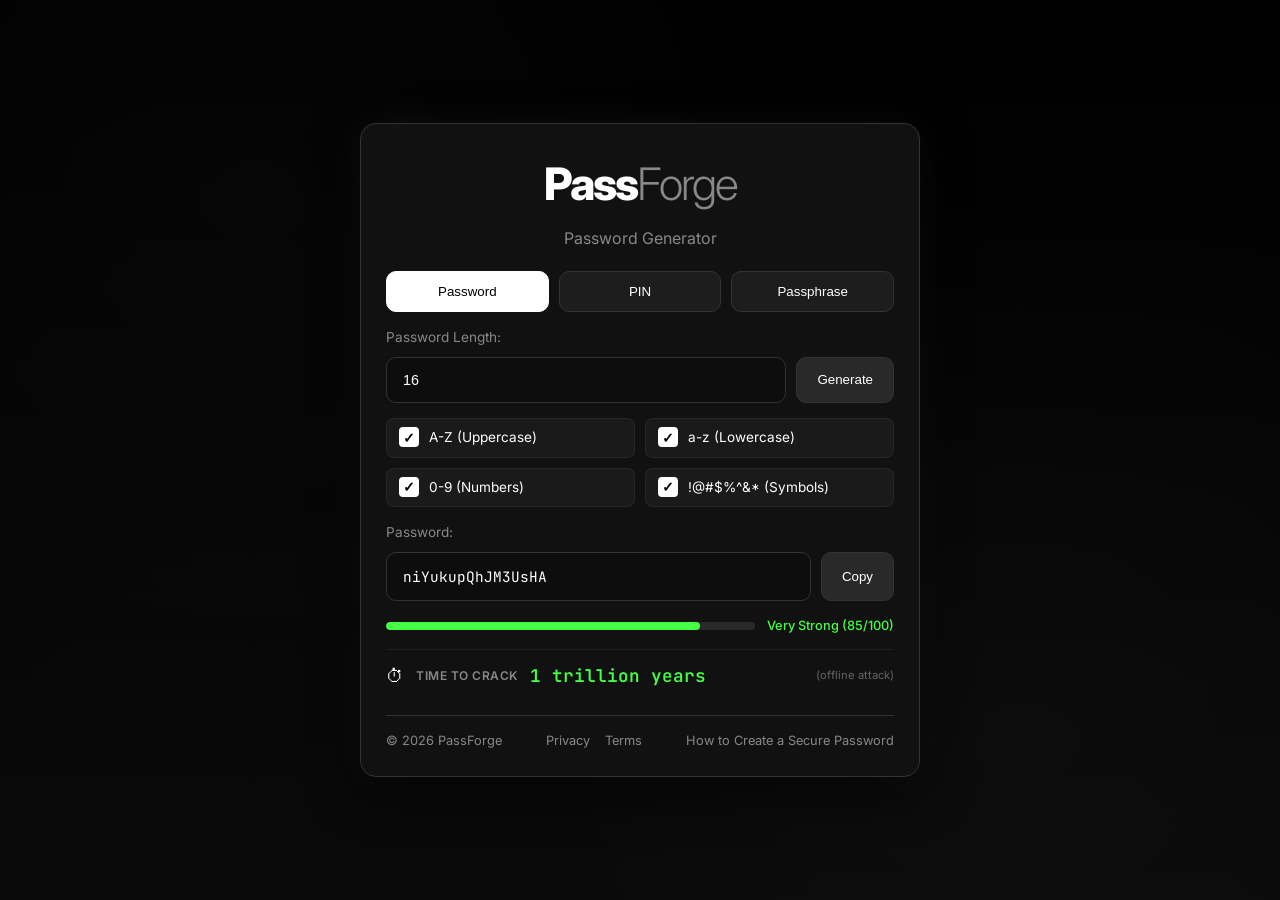
<file: index.html>
<!DOCTYPE html>
<html lang="en">
<head>
    <meta charset="UTF-8">
    <meta name="viewport" content="width=device-width, initial-scale=1.0">
    <title>PassForge - Password Generator</title>

    <link rel="preconnect" href="https://fonts.googleapis.com">
    <link rel="preconnect" href="https://fonts.gstatic.com" crossorigin>
    <link href="https://fonts.googleapis.com/css2?family=Inter:wght@300;400;500;600;700;800&family=JetBrains+Mono:wght@400;500;600&display=swap" rel="stylesheet">
    <link rel="stylesheet" href="style.css">
    <style>
        .time-indicator {
            margin-top: 12px;
            padding: 10px 0;
            display: flex;
            align-items: center;
            gap: 12px;
            flex-wrap: wrap;
            border-top: 1px solid rgba(255, 255, 255, 0.06);
            padding-top: 12px;
        }
        .time-indicator .label {
            font-size: 0.75rem;
            color: var(--text-secondary);
            text-transform: uppercase;
            letter-spacing: 0.5px;
            font-weight: 600;
        }
        .time-indicator .time-value {
            font-family: var(--font-mono);
            font-size: 1.1rem;
            font-weight: 600;
            color: var(--text-primary);
            transition: all 0.3s ease;
        }
        .time-indicator .time-value.weak { 
            color: #ff4444;
        }
        .time-indicator .time-value.fair { 
            color: #ffaa00;
        }
        .time-indicator .time-value.good { 
            color: #ffcc00;
        }
        .time-indicator .time-value.strong { 
            color: #44ff44;
        }
        
        .time-detail {
            font-size: 0.7rem;
            color: var(--text-secondary);
            opacity: 0.7;
            margin-left: auto;
        }
        
        .dictionary-warning {
            margin-top: 8px;
            padding: 8px 14px;
            border-radius: 6px;
            font-size: 0.8rem;
            display: none;
            font-weight: 500;
        }
        .dictionary-warning.show {
            display: block;
        }
        .dictionary-warning.danger {
            background: rgba(255, 68, 68, 0.12);
            color: #ff6666;
            border: 1px solid rgba(255, 68, 68, 0.2);
        }
        .dictionary-warning.warning {
            background: rgba(255, 170, 0, 0.12);
            color: #ffbb33;
            border: 1px solid rgba(255, 170, 0, 0.2);
        }
        
        .time-icon {
            font-size: 1.1rem;
        }

        .checkbox-group {
            display: grid;
            grid-template-columns: 1fr 1fr;
            gap: 10px;
            margin-bottom: 15px;
            max-width: 100%;
        }

        .checkbox-label {
            display: flex;
            align-items: center;
            gap: 10px;
            cursor: pointer;
            color: var(--text-primary);
            padding: 8px 12px;
            background: rgba(255, 255, 255, 0.04);
            border-radius: 8px;
            border: 1px solid rgba(255, 255, 255, 0.06);
            transition: all 0.3s ease;
            font-size: 0.85rem;
            user-select: none;
            -webkit-user-select: none;
        }

        .checkbox-label:hover {
            background: rgba(255, 255, 255, 0.08);
            border-color: rgba(255, 255, 255, 0.15);
        }

        .checkbox-label input[type="checkbox"] {
            width: 20px;
            height: 20px;
            min-width: 20px;
            min-height: 20px;
            cursor: pointer;
            accent-color: #ffffff;
            flex-shrink: 0;
            -webkit-appearance: none;
            -moz-appearance: none;
            appearance: none;
            background: rgba(255, 255, 255, 0.1);
            border: 2px solid rgba(255, 255, 255, 0.3);
            border-radius: 4px;
            transition: all 0.2s ease;
            position: relative;
        }

        .checkbox-label input[type="checkbox"]:checked {
            background: #ffffff;
            border-color: #ffffff;
        }

        .checkbox-label input[type="checkbox"]:checked::after {
            content: '✓';
            position: absolute;
            top: 50%;
            left: 50%;
            transform: translate(-50%, -50%);
            color: #000000;
            font-size: 14px;
            font-weight: bold;
        }

        .checkbox-label input[type="checkbox"]:focus {
            outline: 2px solid rgba(255, 255, 255, 0.3);
            outline-offset: 2px;
        }

        .checkbox-label span {
            font-size: 0.85rem;
            color: var(--text-primary);
            word-break: break-word;
        }

        /* Mobile responsive */
        @media (max-width: 480px) {
            .checkbox-group {
                grid-template-columns: 1fr 1fr;
                gap: 8px;
            }
            
            .checkbox-label {
                padding: 10px 12px;
                font-size: 0.8rem;
            }

            .checkbox-label input[type="checkbox"] {
                width: 22px;
                height: 22px;
                min-width: 22px;
                min-height: 22px;
            }

            .checkbox-label span {
                font-size: 0.8rem;
            }

            .time-indicator {
                padding: 10px 0;
                gap: 8px;
            }

            .time-indicator .time-value {
                font-size: 0.95rem;
            }

            .card {
                padding: 16px;
            }

            h1 {
                font-size: 2rem;
            }
        }

        @media (max-width: 380px) {
            .checkbox-group {
                grid-template-columns: 1fr 1fr;
                gap: 6px;
            }

            .checkbox-label {
                padding: 8px 10px;
                font-size: 0.7rem;
            }

            .checkbox-label input[type="checkbox"] {
                width: 18px;
                height: 18px;
                min-width: 18px;
                min-height: 18px;
            }

            .checkbox-label span {
                font-size: 0.7rem;
            }

            .time-indicator .time-value {
                font-size: 0.85rem;
            }
        }
    </style>
</head>
<body>
    <div class="container">
        <div class="card">
            <h1>Pass<span>Forge</span></h1>
            <h2>Password Generator</h2>
            
            <div class="toggle-group">
                <button id="passwordToggle" class="toggle-btn active">Password</button>
                <button id="pinToggle" class="toggle-btn">PIN</button>
                <button id="passphraseToggle" class="toggle-btn">Passphrase</button>
            </div>
            
            <div class="input-group" id="passwordLengthGroup">
                <label for="passwordLength">Password Length:</label>
                <div class="input-with-button">
                    <input type="number" id="passwordLength" min="1" value="16" placeholder="Enter length">
                    <button id="generateBtn" class="generate-small-btn">Generate</button>
                </div>
            </div>
            
            <div class="input-group" id="pinLengthGroup" style="display: none;">
                <label for="pinLength">PIN Length:</label>
                <div class="input-with-button">
                    <input type="number" id="pinLength" min="1" value="16" placeholder="Enter length">
                    <button id="generatePinBtn" class="generate-small-btn">Generate</button>
                </div>
            </div>
            
            <div class="input-group" id="wordCountGroup" style="display: none;">
                <label for="wordCount">Number of Words:</label>
                <div class="input-with-button">
                    <input type="number" id="wordCount" min="1" value="4" placeholder="Enter word count">
                    <button id="generatePassphraseBtn" class="generate-small-btn">Generate</button>
                </div>
            </div>
            
            <div class="checkbox-group">
                <label class="checkbox-label">
                    <input type="checkbox" id="uppercase" checked>
                    <span>A-Z (Uppercase)</span>
                </label>
                <label class="checkbox-label">
                    <input type="checkbox" id="lowercase" checked>
                    <span>a-z (Lowercase)</span>
                </label>
                <label class="checkbox-label">
                    <input type="checkbox" id="numbers" checked>
                    <span>0-9 (Numbers)</span>
                </label>
                <label class="checkbox-label">
                    <input type="checkbox" id="symbols" checked>
                    <span>!@#$%^&* (Symbols)</span>
                </label>
            </div>
            
            <div class="output-group" id="passwordOutputGroup">
                <label for="passwordOutput">Password:</label>
                <div class="password-display">
                    <input type="text" id="passwordOutput" maxlength="128">
                    <button id="copyBtn" class="action-btn" title="Copy to clipboard">Copy</button>
                </div>
                <div class="strength-indicator">
                    <div class="strength-bar">
                        <div id="strengthBar" class="strength-fill"></div>
                    </div>
                    <span id="strengthText" class="strength-text"></span>
                </div>
                <div class="time-indicator" id="timeIndicator">
                    <span class="time-icon">⏱</span>
                    <span class="label">Time to crack</span>
                    <span class="time-value" id="timeValue">—</span>
                    <span class="time-detail">(offline attack)</span>
                </div>
                <div class="dictionary-warning" id="dictionaryWarning"></div>
            </div>
            
            <div class="output-group" id="pinOutputGroup" style="display: none;">
                <label for="pinOutput">PIN:</label>
                <div class="password-display">
                    <input type="text" id="pinOutput" maxlength="128">
                    <button id="copyPinBtn" class="action-btn" title="Copy to clipboard">Copy</button>
                </div>
                <div class="strength-indicator">
                    <div class="strength-bar">
                        <div id="pinStrengthBar" class="strength-fill"></div>
                    </div>
                    <span id="pinStrengthText" class="strength-text"></span>
                </div>
                <div class="time-indicator" id="pinTimeIndicator">
                    <span class="time-icon">⏱</span>
                    <span class="label">Time to crack</span>
                    <span class="time-value" id="pinTimeValue">—</span>
                    <span class="time-detail">(offline attack)</span>
                </div>
            </div>
            
            <div class="output-group" id="passphraseOutputGroup" style="display: none;">
                <label for="passphraseOutput">Access Phrase:</label>
                <div class="password-display">
                    <input type="text" id="passphraseOutput" readonly>
                    <button id="copyPassphraseBtn" class="action-btn" title="Copy to clipboard">Copy</button>
                </div>
            </div>
            
            <div class="card-footer">
                <p class="copyright">© 2026 PassForge</p>
                <div class="card-footer-links">
                    <a href="legal/privacy.html">Privacy</a>
                    <a href="legal/terms.html">Terms</a>
                </div>
                <a href="how-to-create-secure-password.html" class="how-to-link">How to Create a Secure Password</a>
            </div>
        </div>
    </div>
    
    <script src="script.js"></script>
</body>
</html>
</file>
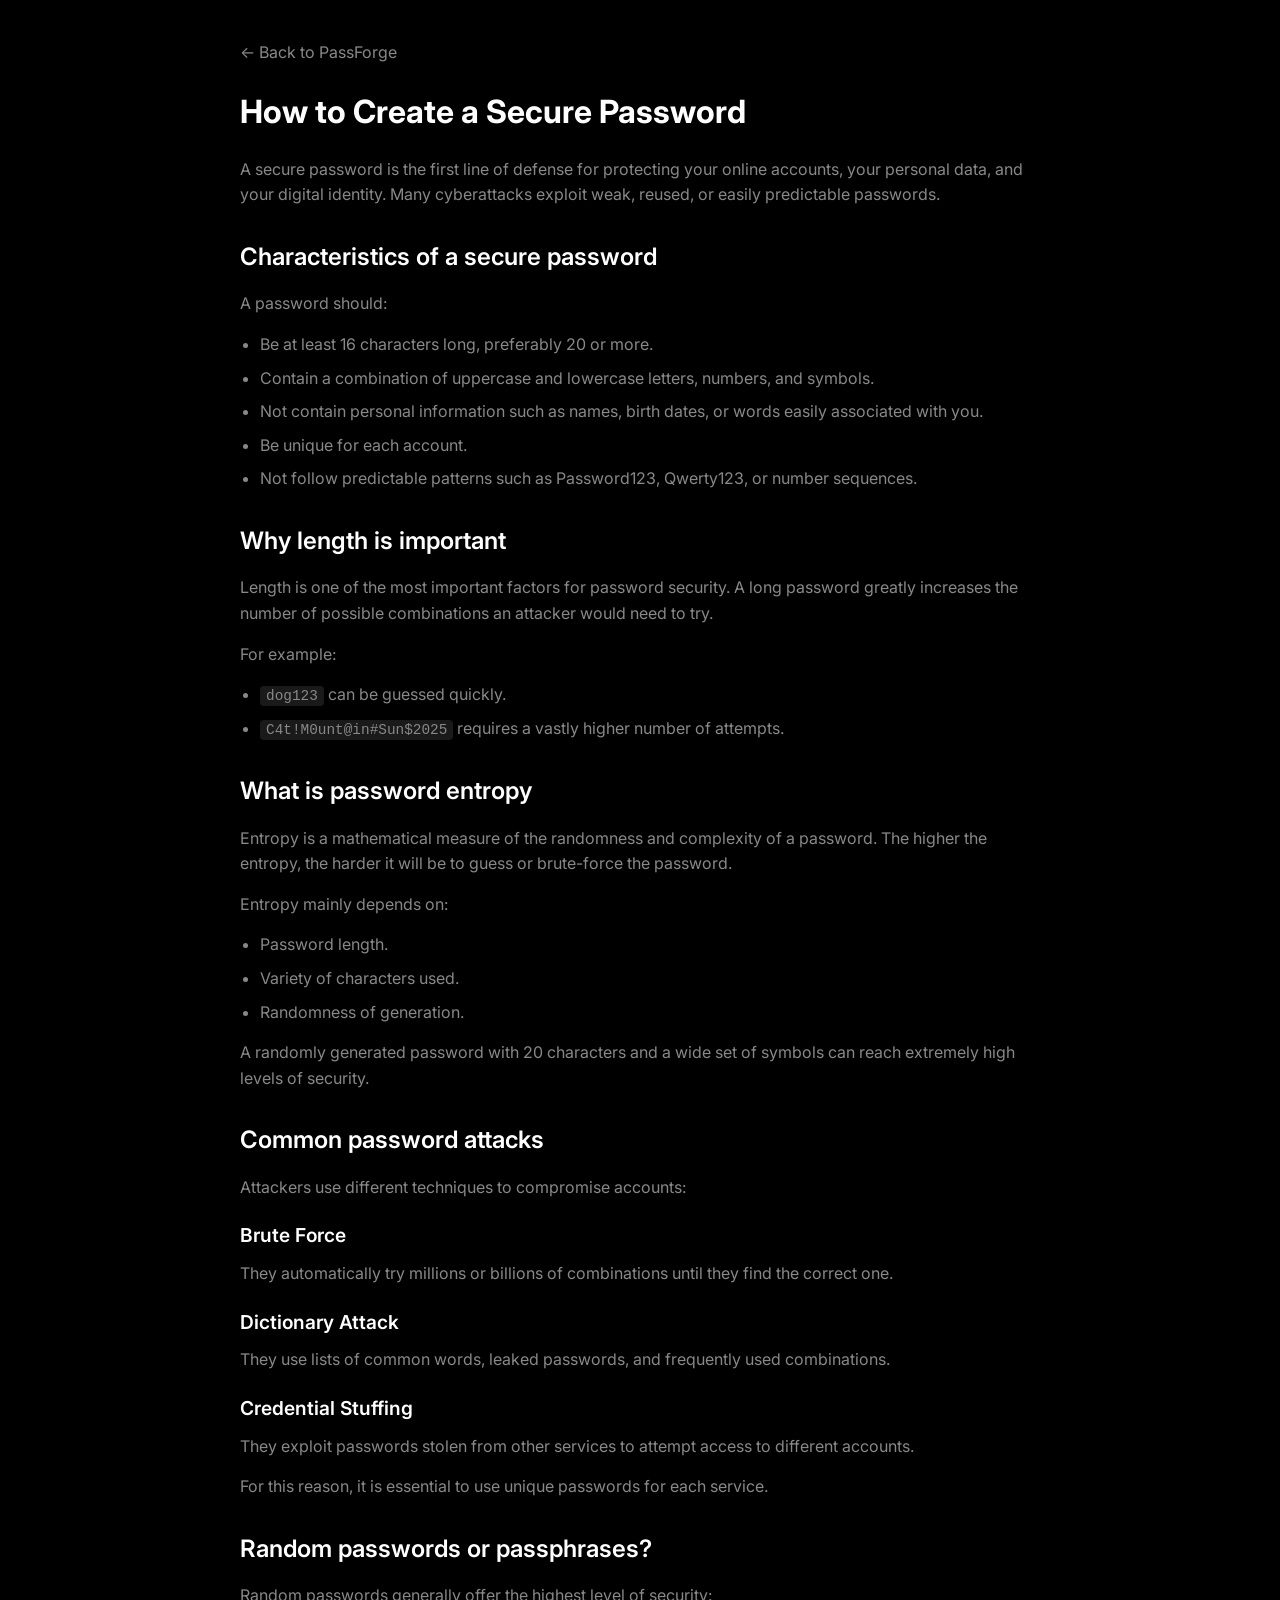
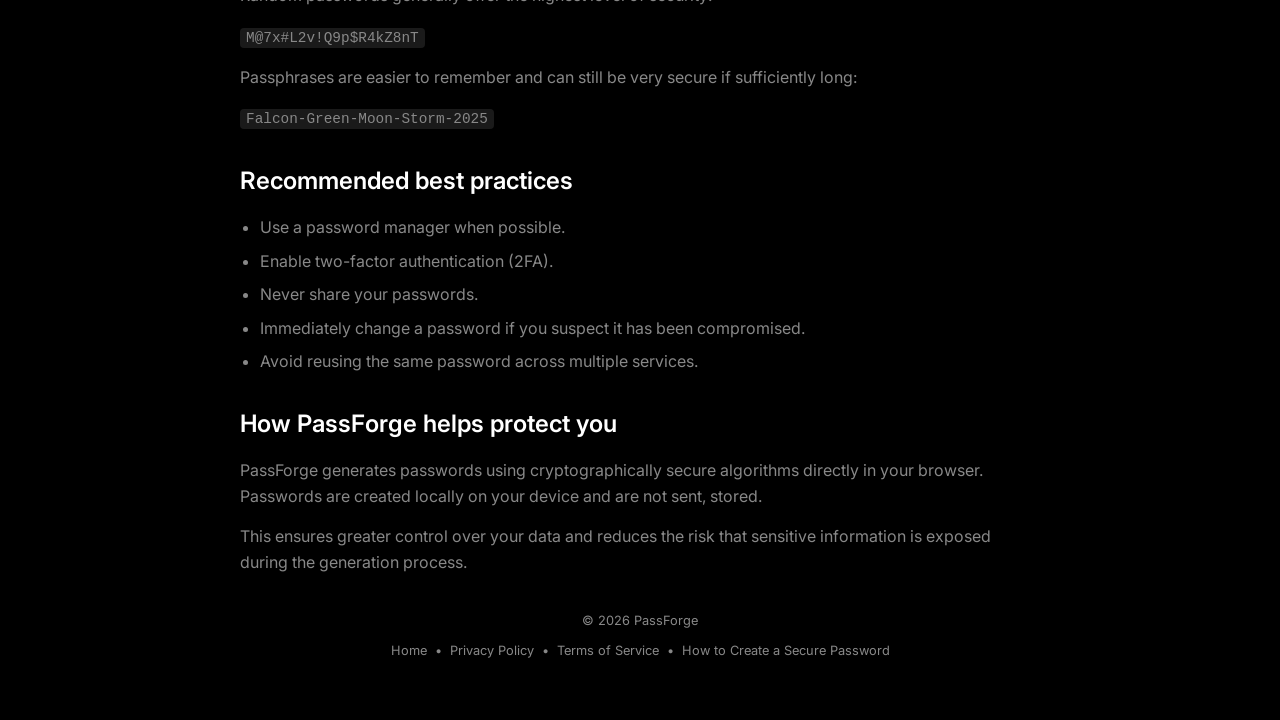
<file: how-to-create-secure-password.html>
<!DOCTYPE html>
<html lang="en">
<head>
    <meta charset="UTF-8">
    <meta name="viewport" content="width=device-width, initial-scale=1.0">
    <title>How to Create a Secure Password - PassForge</title>

    <link rel="preconnect" href="https://fonts.googleapis.com">
    <link rel="preconnect" href="https://fonts.gstatic.com" crossorigin>
    <link href="https://fonts.googleapis.com/css2?family=Inter:wght@300;400;500;600;700&display=swap" rel="stylesheet">
    <style>
        * {
            margin: 0;
            padding: 0;
            box-sizing: border-box;
        }
        body {
            font-family: 'Inter', sans-serif;
            background: #000000;
            color: #ffffff;
            line-height: 1.6;
            padding: 40px 20px;
        }
        .container {
            max-width: 800px;
            margin: 0 auto;
        }
        h1 {
            font-size: 2rem;
            margin-bottom: 20px;
            font-weight: 700;
        }
        h2 {
            font-size: 1.5rem;
            margin-top: 30px;
            margin-bottom: 15px;
            font-weight: 600;
        }
        h3 {
            font-size: 1.2rem;
            margin-top: 20px;
            margin-bottom: 10px;
            font-weight: 600;
        }
        p {
            margin-bottom: 15px;
            color: #888888;
        }
        ul {
            margin-bottom: 15px;
            padding-left: 20px;
            color: #888888;
        }
        li {
            margin-bottom: 8px;
        }
        strong {
            color: #ffffff;
        }
        code {
            background: rgba(255, 255, 255, 0.1);
            padding: 2px 6px;
            border-radius: 4px;
            font-family: 'JetBrains Mono', monospace;
            font-size: 0.9rem;
        }
        a {
            color: #ffffff;
            text-decoration: none;
        }
        a:hover {
            text-decoration: underline;
        }
        .back-link {
            display: inline-block;
            margin-bottom: 20px;
            color: #888888;
        }
        .back-link:hover {
            color: #ffffff;
        }
    </style>
</head>
<body>
    <div class="container">
        <a href="index.html" class="back-link">← Back to PassForge</a>
        <h1>How to Create a Secure Password</h1>
        
        <p>A secure password is the first line of defense for protecting your online accounts, your personal data, and your digital identity. Many cyberattacks exploit weak, reused, or easily predictable passwords.</p>
        
        <h2>Characteristics of a secure password</h2>
        <p>A password should:</p>
        <ul>
            <li>Be at least 16 characters long, preferably 20 or more.</li>
            <li>Contain a combination of uppercase and lowercase letters, numbers, and symbols.</li>
            <li>Not contain personal information such as names, birth dates, or words easily associated with you.</li>
            <li>Be unique for each account.</li>
            <li>Not follow predictable patterns such as Password123, Qwerty123, or number sequences.</li>
        </ul>
        
        <h2>Why length is important</h2>
        <p>Length is one of the most important factors for password security. A long password greatly increases the number of possible combinations an attacker would need to try.</p>
        <p>For example:</p>
        <ul>
            <li><code>dog123</code> can be guessed quickly.</li>
            <li><code>C4t!M0unt@in#Sun$2025</code> requires a vastly higher number of attempts.</li>
        </ul>
        
        <h2>What is password entropy</h2>
        <p>Entropy is a mathematical measure of the randomness and complexity of a password. The higher the entropy, the harder it will be to guess or brute-force the password.</p>
        <p>Entropy mainly depends on:</p>
        <ul>
            <li>Password length.</li>
            <li>Variety of characters used.</li>
            <li>Randomness of generation.</li>
        </ul>
        <p>A randomly generated password with 20 characters and a wide set of symbols can reach extremely high levels of security.</p>
        
        <h2>Common password attacks</h2>
        <p>Attackers use different techniques to compromise accounts:</p>
        
        <h3>Brute Force</h3>
        <p>They automatically try millions or billions of combinations until they find the correct one.</p>
        
        <h3>Dictionary Attack</h3>
        <p>They use lists of common words, leaked passwords, and frequently used combinations.</p>
        
        <h3>Credential Stuffing</h3>
        <p>They exploit passwords stolen from other services to attempt access to different accounts.</p>
        <p>For this reason, it is essential to use unique passwords for each service.</p>
        
        <h2>Random passwords or passphrases?</h2>
        <p>Random passwords generally offer the highest level of security:</p>
        <p><code>M@7x#L2v!Q9p$R4kZ8nT</code></p>
        <p>Passphrases are easier to remember and can still be very secure if sufficiently long:</p>
        <p><code>Falcon-Green-Moon-Storm-2025</code></p>
        
        <h2>Recommended best practices</h2>
        <ul>
            <li>Use a password manager when possible.</li>
            <li>Enable two-factor authentication (2FA).</li>
            <li>Never share your passwords.</li>
            <li>Immediately change a password if you suspect it has been compromised.</li>
            <li>Avoid reusing the same password across multiple services.</li>
        </ul>
        
        <h2>How PassForge helps protect you</h2>
        <p>PassForge generates passwords using cryptographically secure algorithms directly in your browser. Passwords are created locally on your device and are not sent, stored.</p>
        <p>This ensures greater control over your data and reduces the risk that sensitive information is exposed during the generation process.</p>
    </div>
    
    <footer>
        <div class="footer-content">
            <p>&copy; 2026 PassForge</p>
            <div class="footer-links">
                <a href="index.html">Home</a>
                <span class="separator">•</span>
                <a href="legal/privacy.html">Privacy Policy</a>
                <span class="separator">•</span>
                <a href="legal/terms.html">Terms of Service</a>
                <span class="separator">•</span>
                <a href="how-to-create-secure-password.html">How to Create a Secure Password</a>
            </div>
        </div>
    </footer>
    
    <style>
        footer {
            margin-top: auto;
            padding: 20px;
            text-align: center;
        }
        .footer-content {
            max-width: 600px;
            margin: 0 auto;
        }
        footer p {
            font-size: 0.8rem;
            color: #888888;
            margin-bottom: 10px;
        }
        .footer-links {
            display: flex;
            justify-content: center;
            align-items: center;
            gap: 8px;
        }
        .footer-links a {
            font-size: 0.8rem;
            color: #888888;
            text-decoration: none;
            transition: color 0.3s ease;
        }
        .footer-links a:hover {
            color: #ffffff;
        }
        .separator {
            color: #888888;
            font-size: 0.8rem;
        }
    </style>
</body>
</html>
</file>
<file: style.css>
:root {
    --bg-color: #000000;
    --bg-gradient: linear-gradient(180deg, #000000 0%, #0a0a0a 100%);
    --card-bg: #111111;
    --card-border: #333333;
    --border-color: #333333;
    --text-primary: #ffffff;
    --text-secondary: #888888;
    --accent-color: #ffffff;
    --accent-gradient: linear-gradient(135deg, #ffffff 0%, #cccccc 100%);
    --font-main: 'Inter', sans-serif;
    --font-mono: 'JetBrains Mono', monospace;
    --shadow-sm: 0 2px 8px rgba(0, 0, 0, 0.5);
    --shadow-md: 0 8px 32px rgba(0, 0, 0, 0.6);
    --shadow-lg: 0 16px 48px rgba(0, 0, 0, 0.7);
    --glow: 0 0 40px rgba(255, 255, 255, 0.05);
}

* {
    margin: 0;
    padding: 0;
    box-sizing: border-box;
}

body {
    background: var(--bg-gradient);
    color: var(--text-primary);
    font-family: var(--font-main);
    line-height: 1.6;
    overflow-x: hidden;
    min-height: 100vh;
    position: relative;
}

body::before {
    content: '';
    position: fixed;
    top: 0;
    left: 0;
    right: 0;
    bottom: 0;
    background: radial-gradient(circle at 20% 20%, rgba(255, 255, 255, 0.02) 0%, transparent 50%),
                radial-gradient(circle at 80% 80%, rgba(255, 255, 255, 0.02) 0%, transparent 50%);
    pointer-events: none;
    z-index: 0;
}

.container {
    max-width: 600px;
    margin: 0 auto;
    padding: 20px 20px;
    min-height: 100vh;
    display: flex;
    flex-direction: column;
    justify-content: center;
    position: relative;
    z-index: 1;
}

.card {
    background: var(--card-bg);
    border: 1px solid var(--card-border);
    border-radius: 16px;
    padding: 25px;
    box-shadow: var(--shadow-lg), var(--glow);
    backdrop-filter: blur(20px);
    -webkit-backdrop-filter: blur(20px);
    transition: transform 0.3s ease, box-shadow 0.3s ease, border-color 0.3s ease;
}

.card:hover {
    border-color: #555555;
    box-shadow: var(--shadow-lg), 0 0 60px rgba(255, 255, 255, 0.05);
}

h1 {
    text-align: center;
    color: #ffffff;
    margin-bottom: 5px;
    font-size: 2.8rem;
    font-weight: 800;
    letter-spacing: -2px;
}

h1 span {
    font-weight: 300;
    color: #888888;
}

h2 {
    text-align: center;
    color: var(--text-secondary);
    margin-bottom: 20px;
    font-size: 1rem;
    font-weight: 400;
}

.toggle-group {
    display: flex;
    gap: 10px;
    margin-bottom: 15px;
}

.toggle-btn {
    flex: 1;
    padding: 12px;
    background: rgba(255, 255, 255, 0.05);
    color: var(--text-primary);
    border: 1px solid var(--border-color);
    border-radius: 10px;
    cursor: pointer;
    transition: all 0.3s ease;
    font-weight: 500;
}

.toggle-btn:hover {
    background: rgba(255, 255, 255, 0.1);
}

.toggle-btn.active {
    background: #ffffff;
    color: #000000;
    border-color: #ffffff;
}

.input-group {
    margin-bottom: 15px;
}

.input-group label {
    display: block;
    margin-bottom: 8px;
    font-size: 0.85rem;
    color: var(--text-secondary);
}

.input-group input[type="number"] {
    width: 100%;
    background: rgba(10, 10, 10, 0.6);
    border: 1px solid var(--border-color);
    color: var(--text-primary);
    padding: 14px 16px;
    border-radius: 10px;
    font-size: 0.9rem;
    transition: all 0.3s ease;
}

.input-group input[type="number"]:focus {
    outline: none;
    border-color: #ffffff;
    box-shadow: 0 0 0 3px rgba(255, 255, 255, 0.1);
    background: rgba(10, 10, 10, 0.8);
}

.input-with-button {
    display: flex;
    gap: 10px;
}

.input-with-button input[type="number"] {
    flex: 1;
}

.generate-small-btn {
    padding: 14px 20px;
    background: rgba(255, 255, 255, 0.1);
    color: var(--text-primary);
    border: 1px solid var(--border-color);
    border-radius: 10px;
    cursor: pointer;
    transition: all 0.3s ease;
    font-weight: 500;
    white-space: nowrap;
}

.generate-small-btn:hover {
    background: rgba(255, 255, 255, 0.15);
    border-color: #ffffff;
}

.checkbox-group {
    margin-bottom: 15px;
    display: grid;
    grid-template-columns: 1fr 1fr;
    gap: 10px;
    max-width: 100%;
}

.checkbox-label {
    display: flex;
    align-items: center;
    gap: 10px;
    cursor: pointer;
    color: var(--text-primary);
    padding: 8px 12px;
    background: rgba(255, 255, 255, 0.04);
    border-radius: 8px;
    border: 1px solid rgba(255, 255, 255, 0.06);
    transition: all 0.3s ease;
    font-size: 0.85rem;
    user-select: none;
    -webkit-user-select: none;
}

.checkbox-label:hover {
    background: rgba(255, 255, 255, 0.08);
    border-color: rgba(255, 255, 255, 0.15);
}

.checkbox-label input[type="checkbox"] {
    width: 20px;
    height: 20px;
    min-width: 20px;
    min-height: 20px;
    cursor: pointer;
    accent-color: #ffffff;
    flex-shrink: 0;
    -webkit-appearance: none;
    -moz-appearance: none;
    appearance: none;
    background: rgba(255, 255, 255, 0.1);
    border: 2px solid rgba(255, 255, 255, 0.3);
    border-radius: 4px;
    transition: all 0.2s ease;
    position: relative;
}

.checkbox-label input[type="checkbox"]:checked {
    background: #ffffff;
    border-color: #ffffff;
}

.checkbox-label input[type="checkbox"]:checked::after {
    content: '✓';
    position: absolute;
    top: 50%;
    left: 50%;
    transform: translate(-50%, -50%);
    color: #000000;
    font-size: 14px;
    font-weight: bold;
}

.checkbox-label input[type="checkbox"]:focus {
    outline: 2px solid rgba(255, 255, 255, 0.3);
    outline-offset: 2px;
}

.checkbox-label span {
    font-size: 0.85rem;
    color: var(--text-primary);
    word-break: break-word;
}

.generate-btn {
    width: 100%;
    padding: 16px 32px;
    background: #ffffff;
    color: #000000;
    border: none;
    border-radius: 12px;
    font-weight: 600;
    cursor: pointer;
    transition: all 0.3s ease;
    box-shadow: 0 4px 20px rgba(255, 255, 255, 0.1);
    margin-bottom: 25px;
}

.generate-btn:hover {
    transform: translateY(-2px);
    box-shadow: 0 8px 30px rgba(255, 255, 255, 0.2);
    background: #e0e0e0;
}

.generate-btn:active {
    transform: translateY(0);
}

.output-group {
    margin-bottom: 15px;
}

.output-group label {
    display: block;
    margin-bottom: 8px;
    font-size: 0.85rem;
    color: var(--text-secondary);
}

.password-display {
    display: flex;
    gap: 10px;
}

.password-display input[type="text"] {
    flex: 1;
    background: rgba(10, 10, 10, 0.6);
    border: 1px solid var(--border-color);
    color: var(--text-primary);
    padding: 14px 16px;
    border-radius: 10px;
    font-size: 0.9rem;
    font-family: var(--font-mono);
    transition: all 0.3s ease;
}

.password-display input[type="text"]:focus {
    outline: none;
    border-color: #ffffff;
    box-shadow: 0 0 0 3px rgba(255, 255, 255, 0.1);
    background: rgba(10, 10, 10, 0.8);
}

.action-btn {
    padding: 14px 20px;
    background: rgba(255, 255, 255, 0.1);
    color: var(--text-primary);
    border: 1px solid var(--border-color);
    border-radius: 10px;
    cursor: pointer;
    transition: all 0.3s ease;
    font-weight: 500;
    white-space: nowrap;
}

.action-btn:hover {
    background: rgba(255, 255, 255, 0.15);
    border-color: #ffffff;
}

.strength-indicator {
    margin-top: 15px;
    display: flex;
    align-items: center;
    gap: 12px;
}

.strength-bar {
    flex: 1;
    height: 8px;
    background: rgba(255, 255, 255, 0.1);
    border-radius: 4px;
    overflow: hidden;
}

.strength-fill {
    height: 100%;
    width: 0%;
    background: linear-gradient(90deg, #ff4444 0%, #ff4444 33%, #ffaa00 33%, #ffaa00 66%, #44ff44 66%, #44ff44 100%);
    transition: width 0.3s ease, background 0.3s ease;
    border-radius: 4px;
}

.strength-text {
    font-size: 0.8rem;
    color: var(--text-secondary);
    font-weight: 500;
    white-space: nowrap;
    min-width: 80px;
}

.email-container {
    text-align: center;
    margin-top: 40px;
    margin-bottom: 20px;
}

.email-link {
    display: inline-block;
    padding: 10px 20px;
    background: rgba(255, 255, 255, 0.05);
    border: 1px solid var(--border-color);
    border-radius: 20px;
    color: var(--text-primary);
    text-decoration: none;
    font-size: 0.85rem;
    transition: all 0.3s ease;
}

.email-link:hover {
    background: rgba(255, 255, 255, 0.1);
    border-color: #ffffff;
}

footer {
    margin-top: auto;
    padding: 40px 20px;
    border-top: 1px solid var(--border-color);
}

.footer-content {
    width: 100%;
    margin: 0 auto;
    display: flex;
    flex-wrap: wrap;
    justify-content: center;
    gap: 30px;
    text-align: left;
}

.footer-section {
    flex: 1;
    min-width: 200px;
}

.footer-section h3 {
    font-size: 1rem;
    font-weight: 600;
    color: var(--text-primary);
    margin-bottom: 15px;
}

.footer-section p {
    font-size: 0.85rem;
    color: var(--text-secondary);
    line-height: 1.5;
}

.footer-nav {
    list-style: none;
    padding: 0;
}

.footer-nav li {
    margin-bottom: 8px;
}

.footer-nav a {
    font-size: 0.85rem;
    color: var(--text-secondary);
    text-decoration: none;
    transition: color 0.3s ease;
}

.footer-nav a:hover {
    color: var(--text-primary);
}

.footer-bottom {
    grid-column: 1 / -1;
    text-align: center;
    padding-top: 30px;
    margin-top: 30px;
    border-top: 1px solid var(--border-color);
}

.author-link {
    color: var(--accent-color);
    font-weight: 600;
    text-decoration: underline;
}

.author-link:hover {
    text-decoration: underline;
}

.footer-bottom p {
    font-size: 0.8rem;
    color: var(--text-secondary);
}

.card-footer {
    display: flex;
    justify-content: space-between;
    align-items: center;
    margin-top: 15px;
    padding-top: 15px;
    border-top: 1px solid var(--border-color);
}

.card-footer .copyright {
    font-size: 0.8rem;
    color: var(--text-secondary);
}

.card-footer-links {
    display: flex;
    gap: 15px;
}

.card-footer-links a {
    font-size: 0.8rem;
    color: var(--text-secondary);
    text-decoration: none;
    transition: color 0.3s ease;
}

.card-footer-links a:hover {
    color: var(--text-primary);
}

.how-to-link {
    font-size: 0.8rem;
    color: var(--text-secondary);
    text-decoration: none;
    transition: color 0.3s ease;
}

.how-to-link:hover {
    color: var(--text-primary);
}

/* Mobile responsive */
@media (max-width: 480px) {
    .checkbox-group {
        grid-template-columns: 1fr 1fr;
        gap: 8px;
    }
    
    .checkbox-label {
        padding: 10px 12px;
        font-size: 0.8rem;
    }

    .checkbox-label input[type="checkbox"] {
        width: 22px;
        height: 22px;
        min-width: 22px;
        min-height: 22px;
    }

    .checkbox-label span {
        font-size: 0.8rem;
    }

    .time-indicator {
        padding: 10px 0;
        gap: 8px;
    }

    .time-indicator .time-value {
        font-size: 0.95rem;
    }

    .card {
        padding: 16px;
    }

    h1 {
        font-size: 2rem;
    }
}

@media (max-width: 380px) {
    .checkbox-group {
        grid-template-columns: 1fr 1fr;
        gap: 6px;
    }

    .checkbox-label {
        padding: 8px 10px;
        font-size: 0.7rem;
    }

    .checkbox-label input[type="checkbox"] {
        width: 18px;
        height: 18px;
        min-width: 18px;
        min-height: 18px;
    }

    .checkbox-label span {
        font-size: 0.7rem;
    }

    .time-indicator .time-value {
        font-size: 0.85rem;
    }
}
</file>
